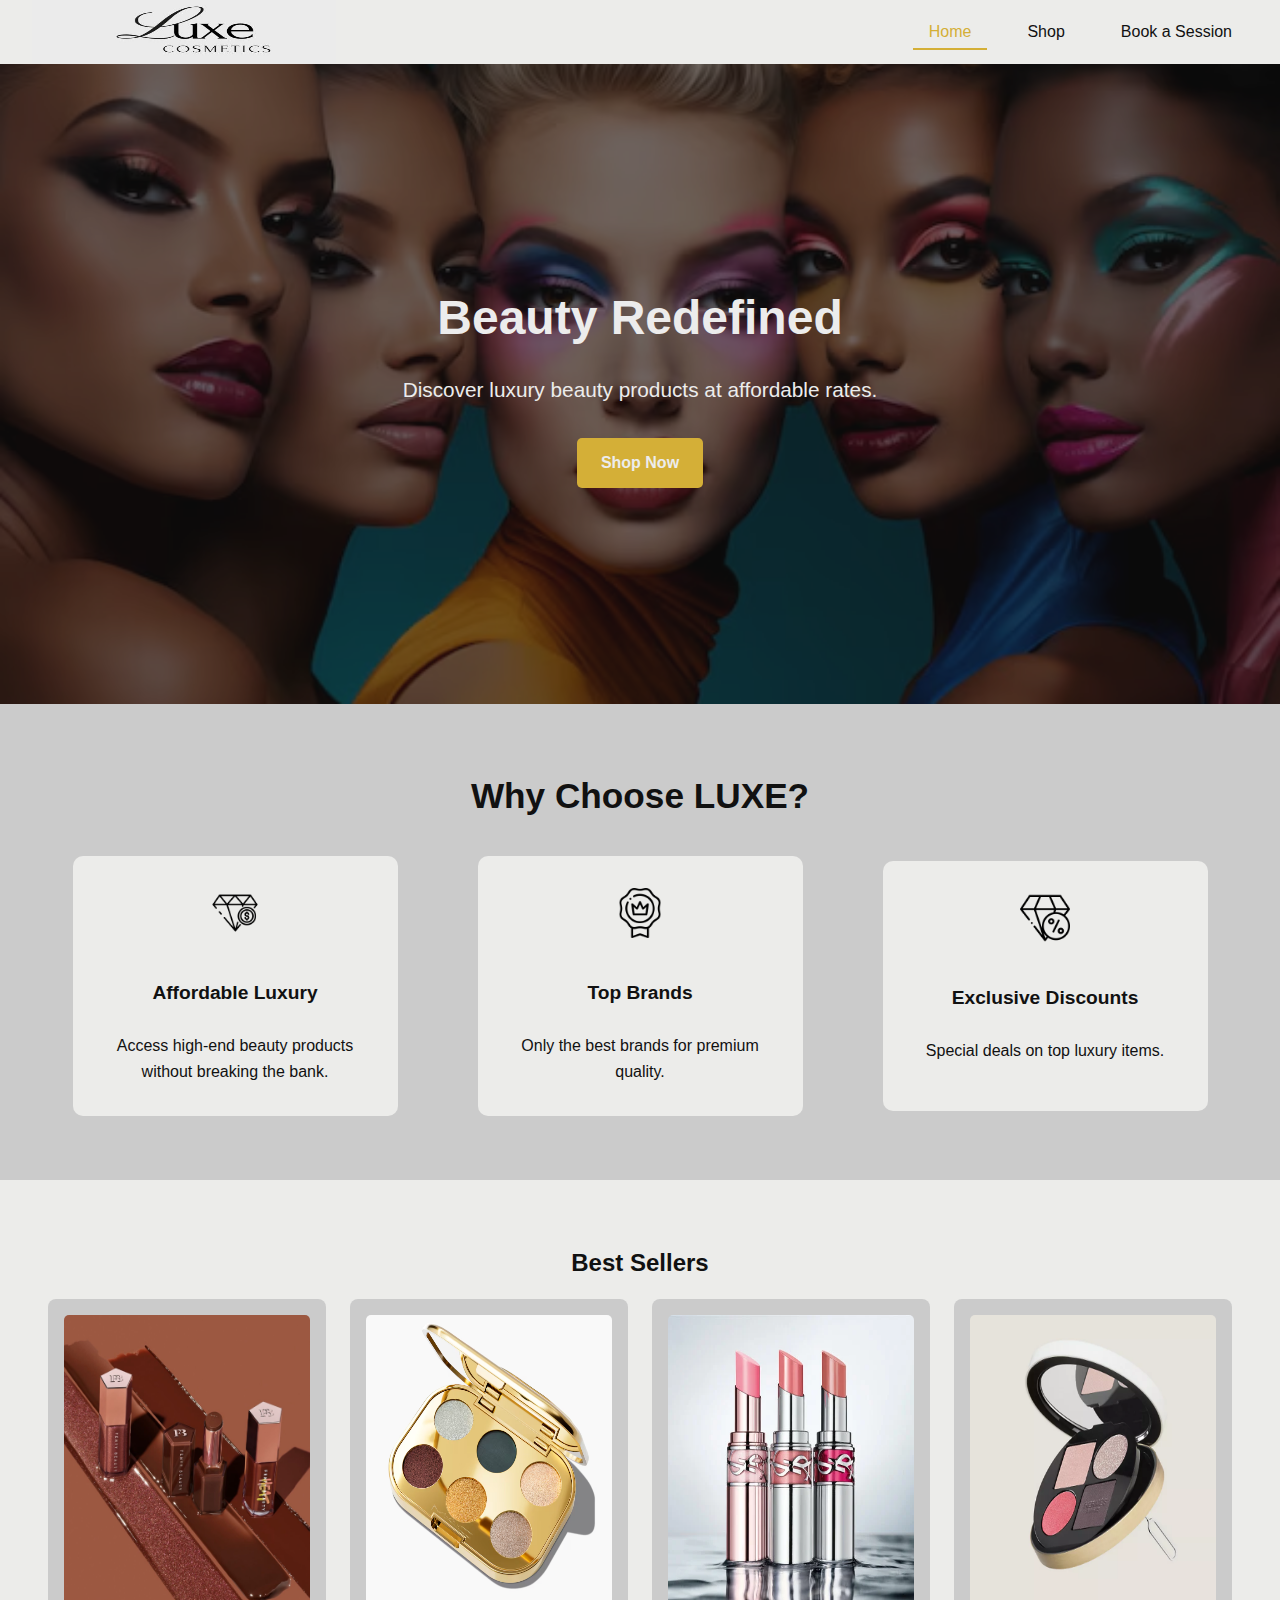
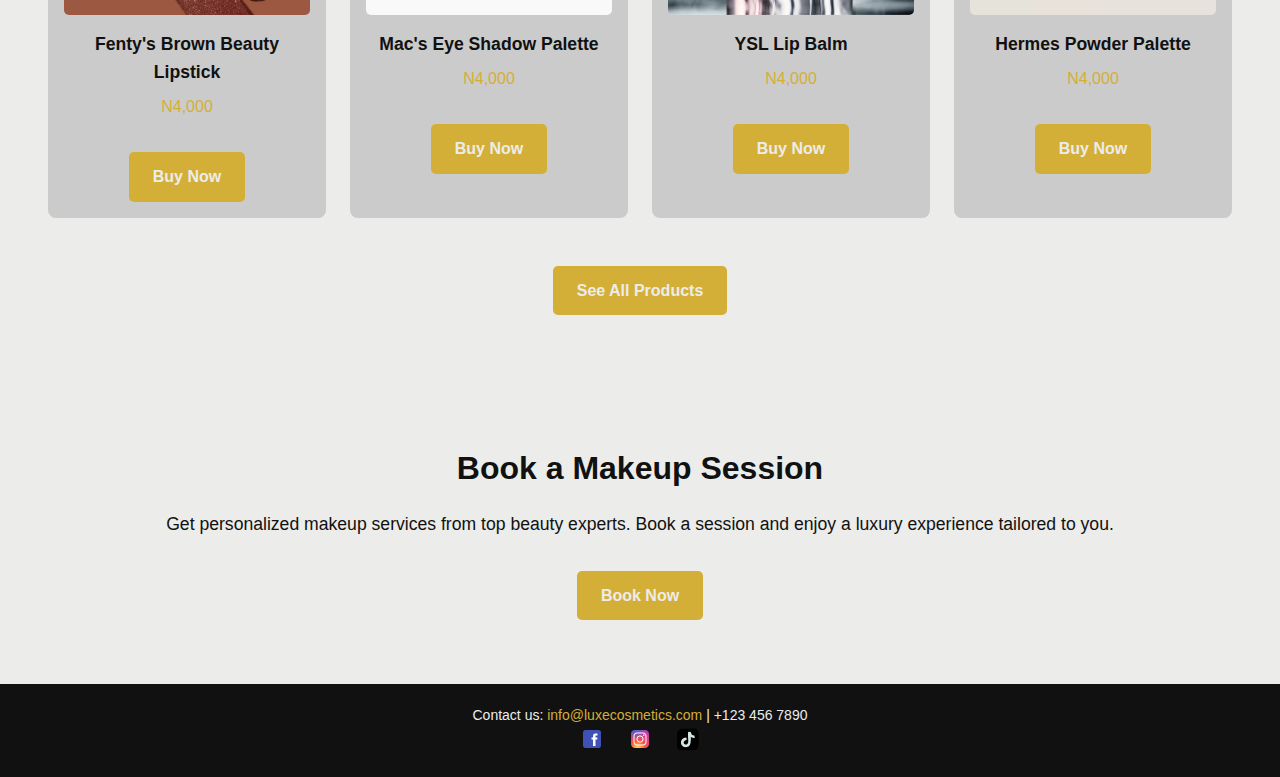
<file: index.html>
<!DOCTYPE html>
<html lang="en">
<head>
    <meta charset="UTF-8">
    <meta name="viewport" content="width=device-width, initial-scale=1.0">
    <title>LUXE - Luxury Cosmetics</title>
    <link rel="icon" href= "./ASSETS/luxe_logo2.jpg"type="image/x-icon"/>
    <link rel="stylesheet" href="./STYLES/styles.css">
</head>
<body>

    <!-- Navigation -->
    <header>
        <nav>
            <img src="./ASSETS/luxe_logo1.jpg" alt="LUXE">
            <ul>
                <li><a href="./index.html" class="active">Home</a></li>
                <li><a href="./PAGES/shop.html#fenty">Shop</a></li>
                <li><a href="./PAGES/book_session.html">Book a Session</a></li>
            </ul>
        </nav>
    </header>

    <!-- Hero Section -->
    <section class="hero">
        <div class="hero-content">
            <h1>Beauty Redefined</h1>
            <p>Discover luxury beauty products at affordable rates.</p>
            <a href="./PAGES/shop.html#fenty" class="button">Shop Now</a>
        </div>
    </section>

    <!-- Features Section -->
    <section class="features">
        <h2>Why Choose LUXE?</h2>
        <div class="feature-items">
            <div class="feature">
                <img src="./ASSETS/crystal_12762512.png" alt="Affordable Luxury" width="50px" height="auto">
                <h3>Affordable Luxury</h3>
                <p>Access high-end beauty products without breaking the bank.</p>
            </div>
            <div class="feature">
                <img src="./ASSETS/top-brand_7251172.png" alt="Top Brands" width="50px" height="auto">
                <h3>Top Brands</h3>
                <p>Only the best brands for premium quality.</p>
            </div>
            <div class="feature">
                <img src="./ASSETS/diamond_3706654.png" alt="Exclusive Discounts" width="50px" height="auto">
                <h3>Exclusive Discounts</h3>
                <p>Special deals on top luxury items.</p>
            </div>
        </div>
    </section>

    <!-- Best Sellers Section -->
    <section class="best-sellers">
        <h2>Best Sellers</h2>
        <div class="product-grid">
            <div class="product">
                <img src="./ASSETS/fenty2.jpg" alt="Product 1" class="product-img">
                <h3>Fenty's Brown Beauty Lipstick</h3>
                <p>N4,000</p>
                <a href="./PAGES/checkout.html" class="button">Buy Now</a>
            </div>
            <div class="product">
                <img src="./ASSETS/mac2.png" alt="Product 2" class="product-img">
                <h3>Mac's Eye Shadow Palette</h3>
                <p>N4,000</p>
                <a href="./PAGES/checkout.html" class="button">Buy Now</a>
            </div>
            <div class="product">
                <img src="./ASSETS/YSL1.webp" alt="Product 3" class="product-img">
                <h3>YSL Lip Balm</h3>
                <p>N4,000</p>
                <a href="./PAGES/checkout.html" class="button">Buy Now</a>
            </div>
            <div class="product">
                <img src="./ASSETS/Hermes4.webp" alt="Product 4" class="product-img">
                <h3>Hermes Powder Palette</h3>
                <p>N4,000</p>
                <a href="./PAGES/checkout.html" class="button">Buy Now</a>
            </div>
        </div>
        <a href="./PAGES/shop.html" class="button">See All Products</a>
    </section>

    <!-- Book a Session Section -->
    <section class="book-session">
        <h2>Book a Makeup Session</h2>
        <p>Get personalized makeup services from top beauty experts. Book a session and enjoy a luxury experience tailored to you.</p>
        <a href="./PAGES/book_session.html" class="button">Book Now</a>
    </section>

    <!-- Footer -->
    <footer class="footer">
        <p>Contact us: <a href="mailto:info@luxecosmetics.com">info@luxecosmetics.com</a> | +123 456 7890</p>
        <div class="social-icons">
            <a href="#" title="Facebook"><img class="icon" src="./ASSETS/icons8-facebook-48.png" alt="Facebook"></a>
            <a href="#" title="Instagram"><img src="./ASSETS/icons8-instagram-48.png" alt="Instagram"></a>
            <a href="#" title="Tiktok"><img src="./ASSETS/icons8-tiktok-48.png" alt="Tiktok"></a>
        </div>
    </footer>

</body>
</html>
</file>
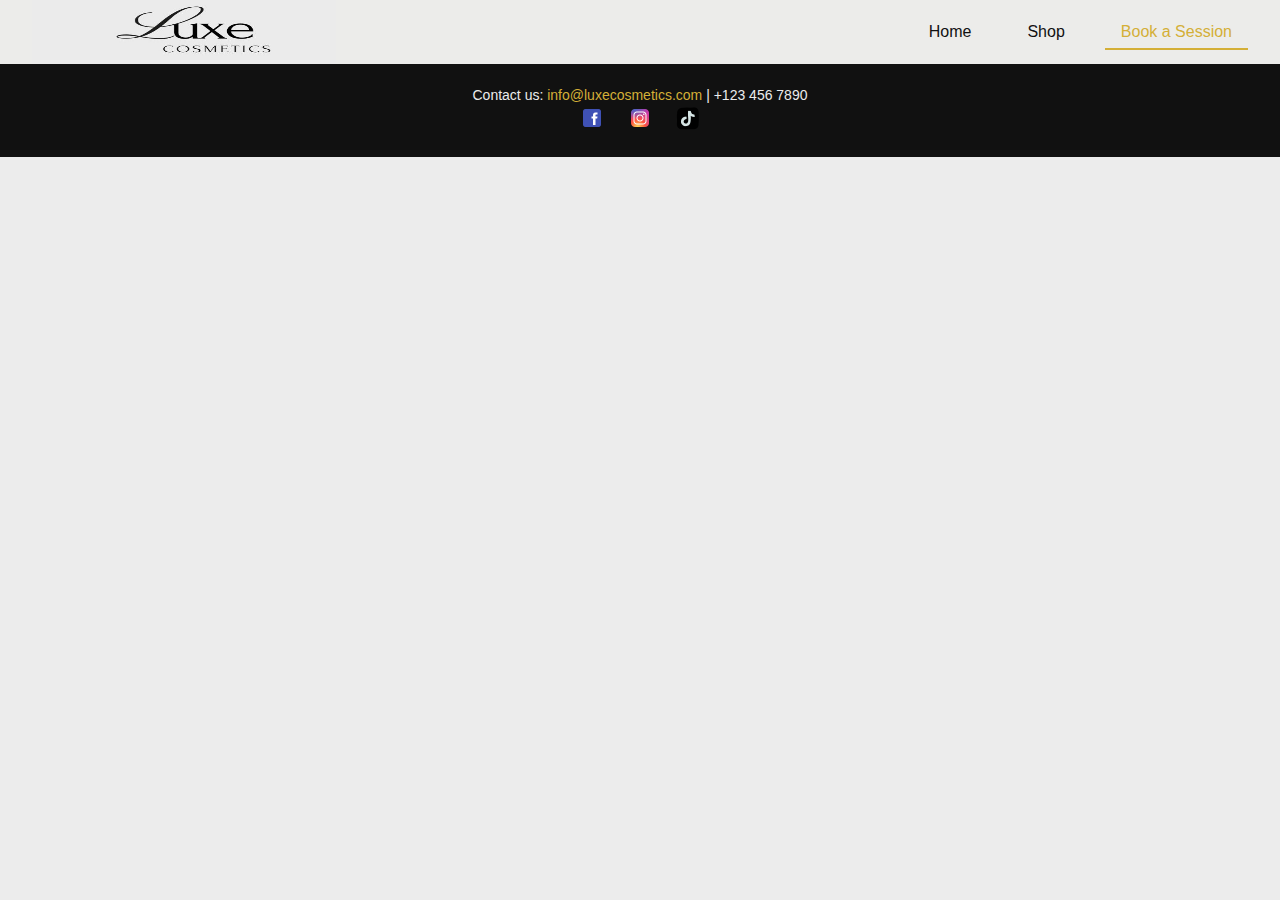
<file: book_session.html>
<!DOCTYPE html>
<html lang="en">
<head>
    <meta charset="UTF-8">
    <meta name="viewport" content="width=device-width, initial-scale=1.0">
    <title>LUXE - Luxury Cosmetics</title>
    <link rel="stylesheet" href="../STYLES/styles.css">
</head>
<body>
    <header>
        <nav>
            <img src="../ASSETS/luxe_logo1.jpg" alt="LUXE">
            <ul>
                <li><a href="home.html">Home</a></li>
                <li><a href="shop.html">Shop</a></li>
                <li><a href="book_session.html" class="active">Book a Session</a></li>
            </ul>
        </nav>
    </header>

    <!-- Footer -->
    <footer class="footer">
        <p>Contact us: <a href="mailto:info@luxecosmetics.com">info@luxecosmetics.com</a> | +123 456 7890</p>
        <div class="social-icons">
            <a href="#" title="Facebook"><img class="icon" src="../ASSETS/icons8-facebook-48.png" alt="Facebook"></a>
            <a href="#" title="Instagram"><img src="../ASSETS/icons8-instagram-48.png" alt="Instagram"></a>
            <a href="#" title="Tiktok"><img src="../ASSETS/icons8-tiktok-48.png" alt="Tiktok"></a>
        </div>
    </footer>
</body> 
</html>
</file>
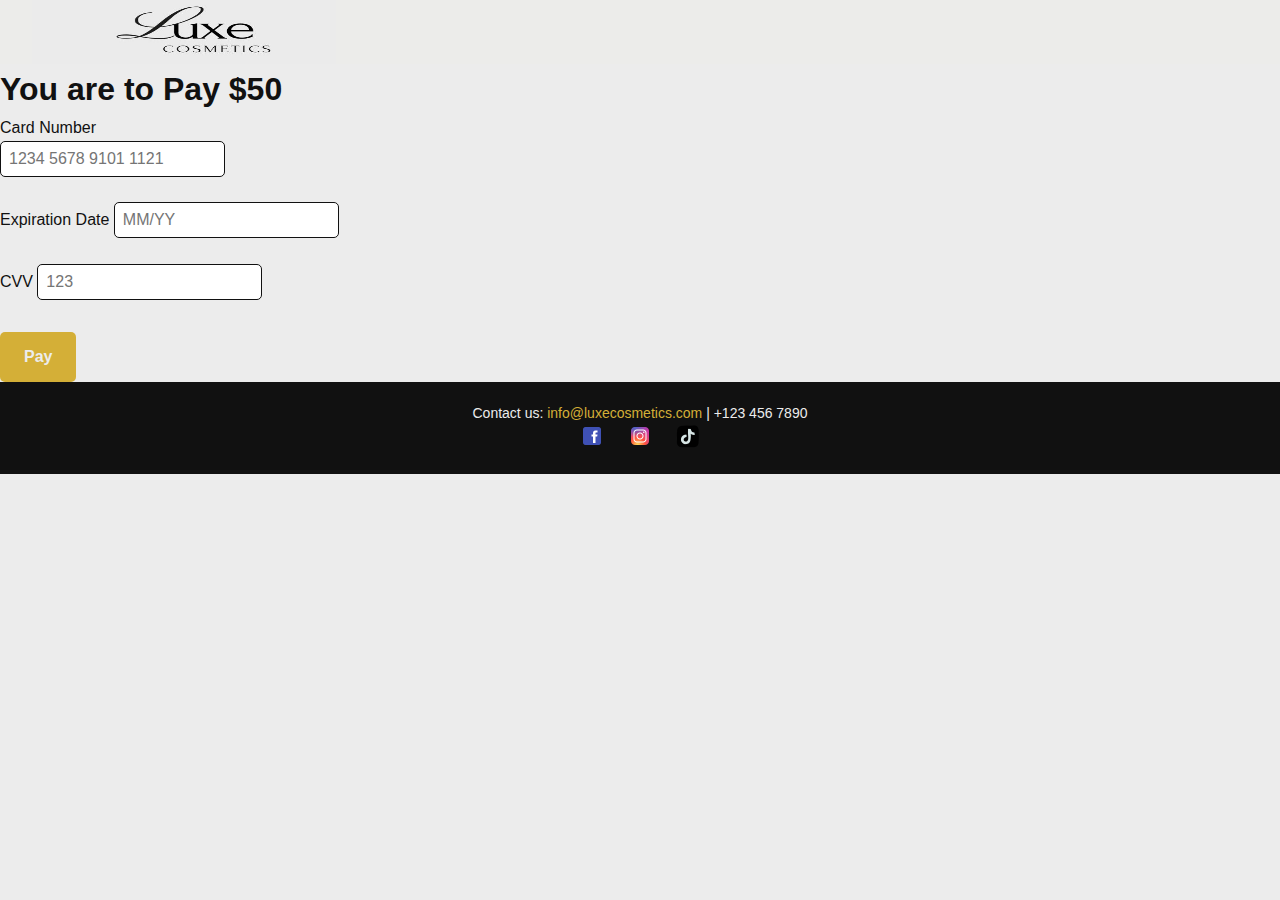
<file: checkout.html>
<!DOCTYPE html>
<html lang="en">
<head>
    <meta charset="UTF-8">
    <meta name="viewport" content="width=device-width, initial-scale=1.0">
    <title>LUXE - Luxury Cosmetics</title>
    <link rel="stylesheet" href="../STYLES/styles.css">
</head>
<body>

    <!-- Navigation -->
    <header>
        <nav>
            <img src="../ASSETS/luxe_logo1.jpg" alt="LUXE">
        </nav>
    </header>
    <body>
        <div>
        <h1>You are to Pay $50</h1>
        <form>
            <label>Card Number</label><br>
            <input type="text" name="card_number" placeholder="1234 5678 9101 1121"><br><br>
            <label>Expiration Date</label>
            <input type="text" name="expiration_date" placeholder="MM/YY"><br><br>
            <label>CVV</label>
            <input type="text" name="cvv" placeholder="123"><br>
            <a href="checkout_confirmation.html" class="button">Pay</a>
        </form>
        </div>
    </body>

    <!-- Footer -->
    <footer class="footer">
        <p>Contact us: <a href="mailto:info@luxecosmetics.com">info@luxecosmetics.com</a> | +123 456 7890</p>
        <div class="social-icons">
            <a href="#" title="Facebook"><img class="icon" src="../ASSETS/icons8-facebook-48.png" alt="Facebook"></a>
            <a href="#" title="Instagram"><img src="../ASSETS/icons8-instagram-48.png" alt="Instagram"></a>
            <a href="#" title="Tiktok"><img src="../ASSETS/icons8-tiktok-48.png" alt="Tiktok"></a>
        </div>
    </footer>

</body>
</html>
</file>
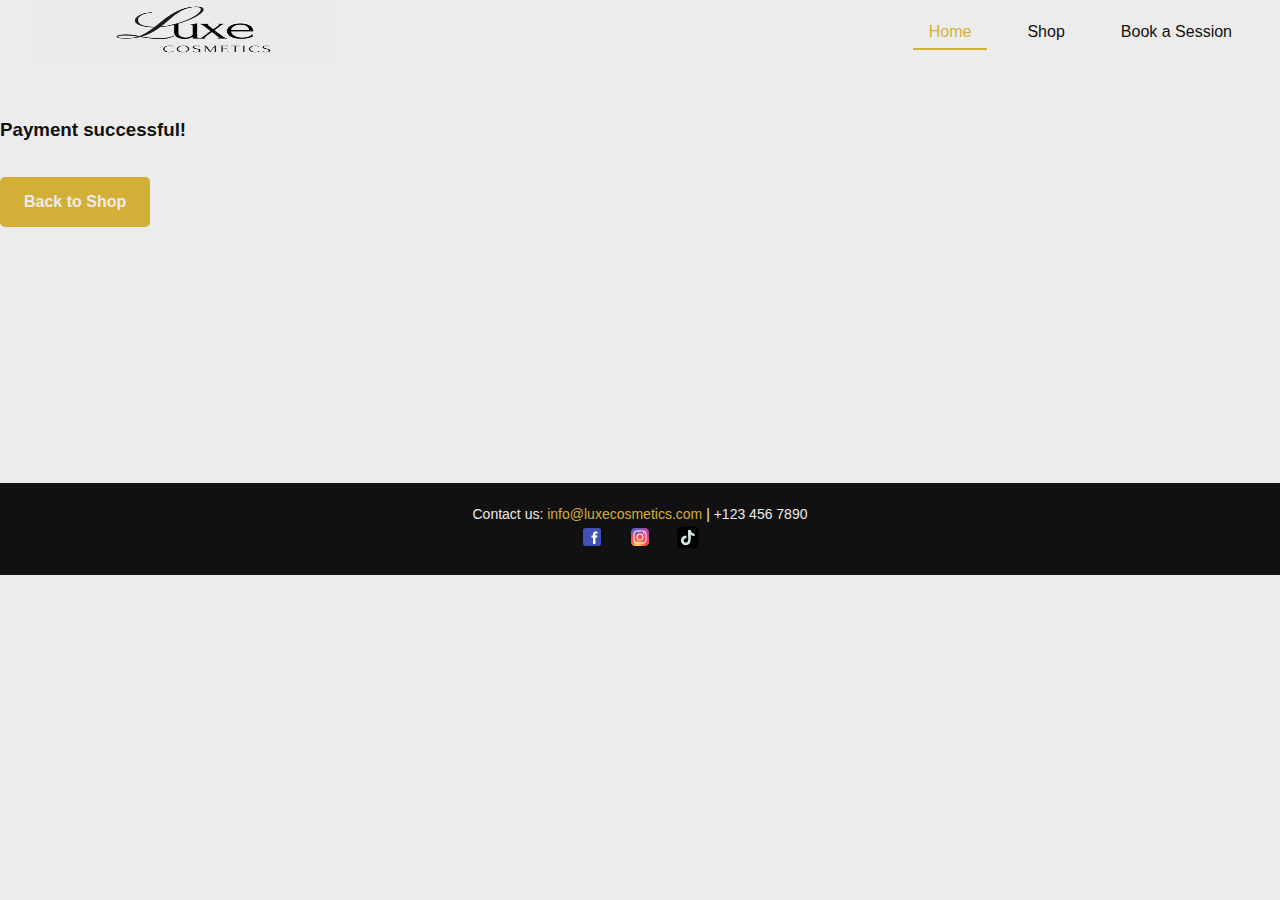
<file: checkout_confirmation.html>
<!DOCTYPE html>
<html lang="en">
<head>
    <meta charset="UTF-8">
    <meta name="viewport" content="width=device-width, initial-scale=1.0">
    <title>LUXE - Luxury Cosmetics</title>
    <link rel="stylesheet" href="../STYLES/styles.css">
</head>
<body>
    <!-- Navigation -->
    <header>
        <nav>
            <img src="../ASSETS/luxe_logo1.jpg" alt="LUXE">
            <ul>
                <li><a href="home.html" class="active">Home</a></li>
                <li><a href="shop.html">Shop</a></li>
                <li><a href="book_session.html">Book a Session</a></li>
            </ul>
        </nav>
    </header>
    <br>
    <br>
    <h3>Payment successful!</h3>
    <a href="shop.html" class="button" id="pay">Back to Shop</a>
    <br>
    <br>
    <br>
    <br>
    <br>
    <br>
    <br>
    <br>
    <br>
    <br>
    <br>
    
    <!-- Footer -->
    <footer class="footer">
        <p>Contact us: <a href="mailto:info@luxecosmetics.com">info@luxecosmetics.com</a> | +123 456 7890</p>
        <div class="social-icons">
            <a href="#" title="Facebook"><img class="icon" src="../ASSETS/icons8-facebook-48.png" alt="Facebook"></a>
            <a href="#" title="Instagram"><img src="../ASSETS/icons8-instagram-48.png" alt="Instagram"></a>
            <a href="#" title="Tiktok"><img src="../ASSETS/icons8-tiktok-48.png" alt="Tiktok"></a>
        </div>
    </footer>

</body>
</html>
</file>
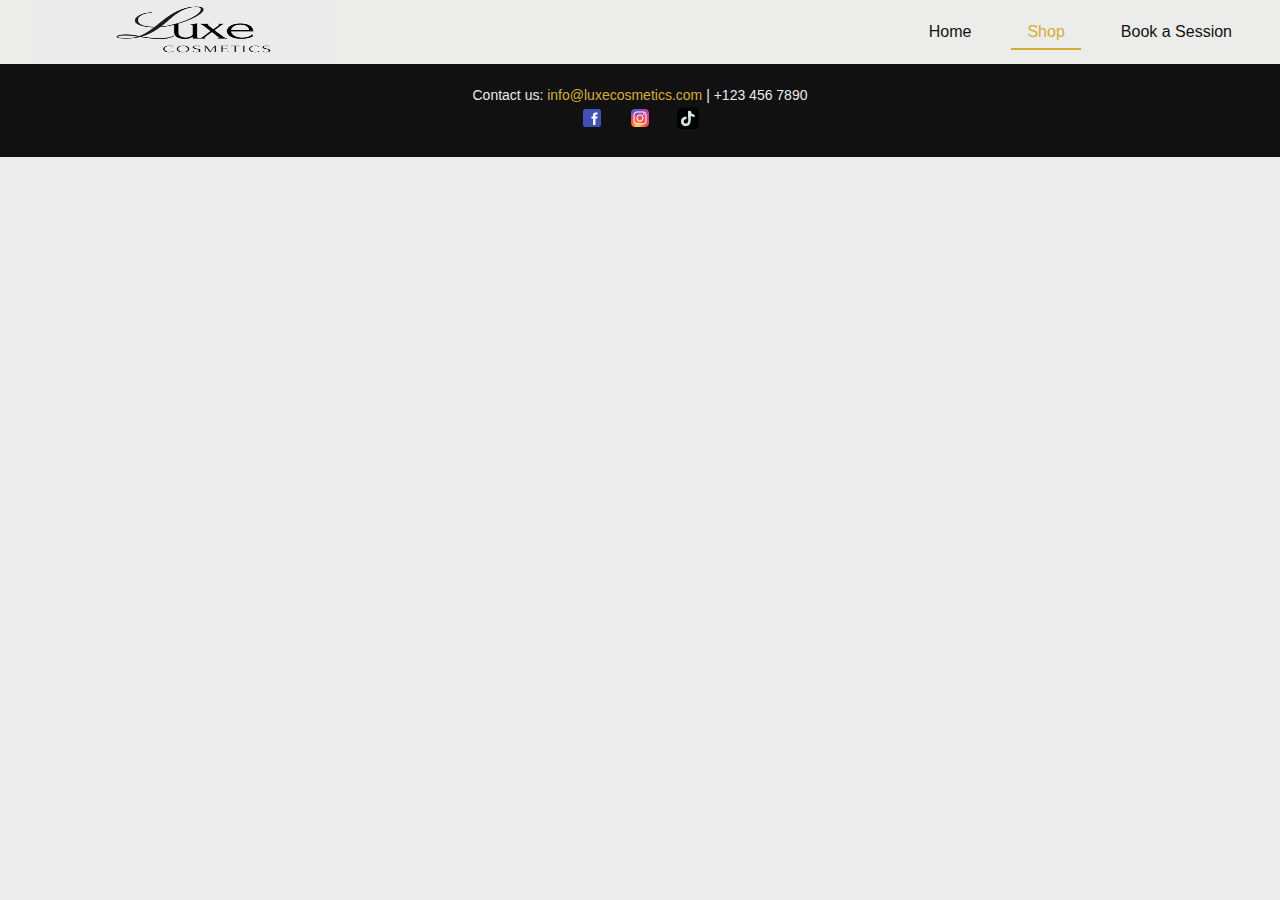
<file: shop.html>
<!DOCTYPE html>
<html lang="en">
<head>
    <meta charset="UTF-8">
    <meta name="viewport" content="width=device-width, initial-scale=1.0">
    <title>LUXE - Luxury Cosmetics</title>
    <link rel="stylesheet" href="../STYLES/styles.css">
</head>
<body>
    <header>
        <nav>
            <img src="../ASSETS/luxe_logo1.jpg" alt="LUXE">
            <ul>
                <li><a href="home.html">Home</a></li>
                <li><a href="shop.html" class="active">Shop</a></li>
                <li><a href="book_session.html">Book a Session</a></li>
            </ul>
        </nav>
    </header>

    <!-- Footer -->
    <footer class="footer">
        <p>Contact us: <a href="mailto:info@luxecosmetics.com">info@luxecosmetics.com</a> | +123 456 7890</p>
        <div class="social-icons">
            <a href="#" title="Facebook"><img class="icon" src="../ASSETS/icons8-facebook-48.png" alt="Facebook"></a>
            <a href="#" title="Instagram"><img src="../ASSETS/icons8-instagram-48.png" alt="Instagram"></a>
            <a href="#" title="Tiktok"><img src="../ASSETS/icons8-tiktok-48.png" alt="Tiktok"></a>
        </div>
    </footer>
 
</body>
</html>
</file>
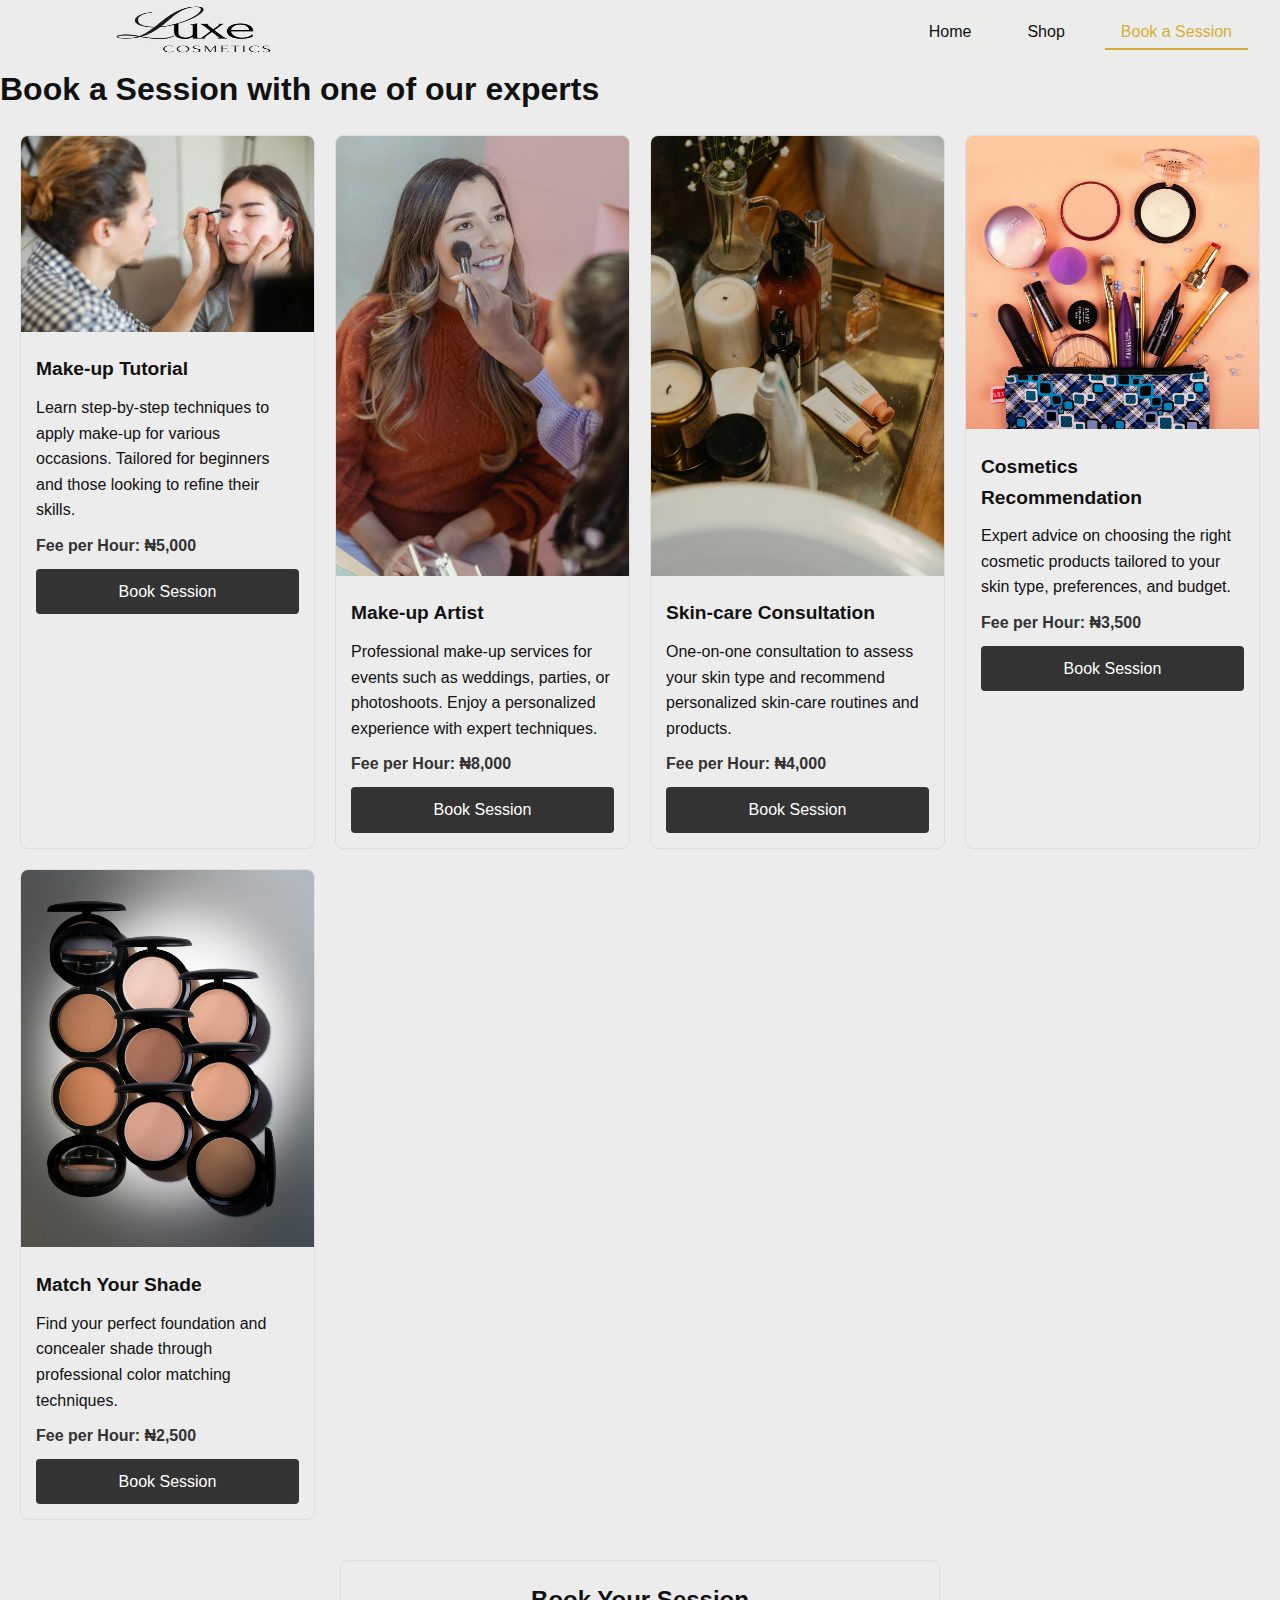
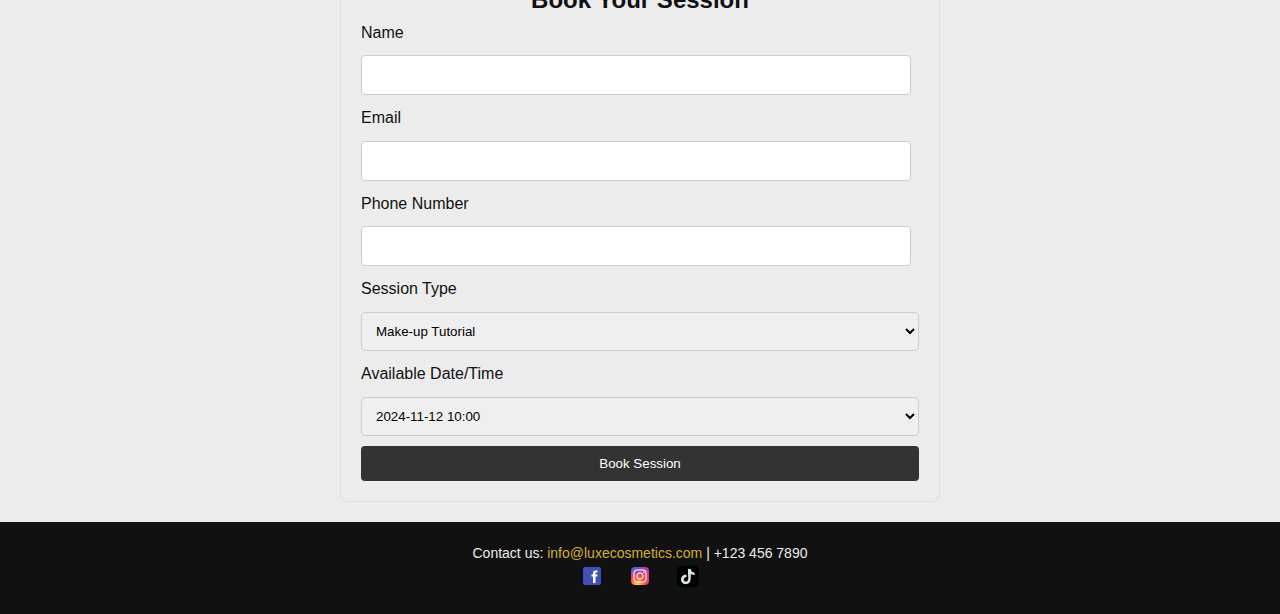
<file: PAGES/book_session.html>
<!DOCTYPE html>
<html lang="en">
<head>
    <meta charset="UTF-8">
    <meta name="viewport" content="width=device-width, initial-scale=1.0">
    <title>LUXE - Luxury Cosmetics</title>
    <link rel="icon" href= "../ASSETS/luxe_logo2.jpg"type="image/x-icon"/>
    <link rel="stylesheet" href="../STYLES/styles.css">
    <style>
               /* Additional CSS for session layout and form */
        .session-container {
            display: grid;
            grid-template-columns: repeat(auto-fit, minmax(250px, 1fr));
            gap: 20px;
            padding: 20px;
        }
        .session-box {
            border: 1px solid #ddd;
            border-radius: 8px;
            overflow: hidden;
            transition: transform 0.3s, box-shadow 0.3s;
        }
        .session-box:hover {
            transform: scale(1.05);
            box-shadow: 0px 4px 8px rgba(0, 0, 0, 0.2);
        }
        .session-box img {
            width: 100%;
            height: auto;
        }
        .session-box-content {
            padding: 15px;
        }
        .session-box h3 {
            font-size: 1.2em;
            margin: 0;
        }
        .session-box p {
            margin: 10px 0;
        }
        .session-box .fee {
            font-weight: bold;
            color: #333;
        }
        .session-box .book-button {
            display: block;
            text-align: center;
            margin-top: 10px;
            padding: 10px;
            background-color: #333;
            color: #fff;
            text-decoration: none;
            border-radius: 4px;
        }
        .form-section {
            padding: 20px;
            max-width: 600px;
            margin: 20px auto;
            border: 1px solid #ddd;
            border-radius: 8px;
        }
        .form-section h2 {
            text-align: center;
        }
        .form-section form {
            display: flex;
            flex-direction: column;
            gap: 10px;
        }
        .form-section input, .form-section select {
            padding: 10px;
            border: 1px solid #ccc;
            border-radius: 4px;
        }
        .form-section button {
            padding: 10px;
            background-color: #333;
            color: #fff;
            border: none;
            border-radius: 4px;
            cursor: pointer;
        }
    </style>
</head>
<body>
    <header>
        <nav>
            <img src="../ASSETS/luxe_logo1.jpg" alt="LUXE">
            <ul>
                <li><a href="home.html">Home</a></li>
                <li><a href="shop.html">Shop</a></li>
                <li><a href="book_session.html" class="active">Book a Session</a></li>
            </ul>
        </nav>
    </header>

     <!-- Book a Session Section -->
    <main>
        <h1>Book a Session with one of our experts</h1>
        <div class="session-container">
            <!-- Make-up Tutorial -->
            <div class="session-box">
                <img src="../ASSETS/makeup tutorial .jpg" alt="Make-up Tutorial">
                <div class="session-box-content">
                    <h3>Make-up Tutorial</h3>
                    <p>Learn step-by-step techniques to apply make-up for various occasions. Tailored for beginners and those looking to refine their skills.</p>
                    <p class="fee">Fee per Hour: ₦5,000</p>
                    <a href="#book-form" class="book-button">Book Session</a>
                </div>
            </div>
            <!-- Make-up Artist -->
            <div class="session-box">
                <img src="../ASSETS/Makeup artist.jpg" alt="Make-up Artist">
                <div class="session-box-content">
                    <h3>Make-up Artist</h3>
                    <p>Professional make-up services for events such as weddings, parties, or photoshoots. Enjoy a personalized experience with expert techniques.</p>
                    <p class="fee">Fee per Hour: ₦8,000</p>
                    <a href="#book-form" class="book-button">Book Session</a>
                </div>
            </div>
            <!-- Skin-care Consultation -->
            <div class="session-box">
                <img src="../ASSETS/skin care.jpg" alt="Skin-care Consultation">
                <div class="session-box-content">
                    <h3>Skin-care Consultation</h3>
                    <p>One-on-one consultation to assess your skin type and recommend personalized skin-care routines and products.</p>
                    <p class="fee">Fee per Hour: ₦4,000</p>
                    <a href="#book-form" class="book-button">Book Session</a>
                </div>
            </div>
            <!-- Cosmetics Recommendation -->
            <div class="session-box">
                <img src="../ASSETS/Cosmetics.jpg" alt="Cosmetics Recommendation">
                <div class="session-box-content">
                    <h3>Cosmetics Recommendation</h3>
                    <p>Expert advice on choosing the right cosmetic products tailored to your skin type, preferences, and budget.</p>
                    <p class="fee">Fee per Hour: ₦3,500</p>
                    <a href="#book-form" class="book-button">Book Session</a>
                </div>
            </div>
            <!-- Match Your Shade -->
            <div class="session-box">
                <img src="../ASSETS/foundation shade.jpg" alt="Match Your Shade">
                <div class="session-box-content">
                    <h3>Match Your Shade</h3>
                    <p>Find your perfect foundation and concealer shade through professional color matching techniques.</p>
                    <p class="fee">Fee per Hour: ₦2,500</p>
                    <a href="#book-form" class="book-button">Book Session</a>
                </div>
            </div>
        </div>

        <!-- Form Section -->
        <section id="book-form" class="form-section">
            <h2>Book Your Session</h2>
            <form>
                <label for="name">Name</label>
                <input type="text" id="name" name="name" required>

                <label for="email">Email</label>
                <input type="email" id="email" name="email" required>

                <label for="phone">Phone Number</label>
                <input type="tel" id="phone" name="phone" required>

                <label for="session-type">Session Type</label>
                <select id="session-type" name="session-type" required>
                    <option value="Make-up Tutorial">Make-up Tutorial</option>
                    <option value="Make-up Artist">Make-up Artist</option>
                    <option value="Skin-care Consultation">Skin-care Consultation</option>
                    <option value="Cosmetics Recommendation">Cosmetics Recommendation</option>
                    <option value="Match Your Shade">Match Your Shade</option>
                </select>

                <label for="session-time">Available Date/Time</label>
                <select id="session-time" name="session-time" required>
                    <option value="2024-11-12 10:00">2024-11-12 10:00</option>
                    <option value="2024-11-13 12:00">2024-11-13 12:00</option>
                    <!-- Additional date/time options as needed -->
                </select>

                <button type="submit">Book Session</button>
            </form>
        </section>
    </main>

    <!-- Footer -->
    <footer class="footer">
        <p>Contact us: <a href="mailto:info@luxecosmetics.com">info@luxecosmetics.com</a> | +123 456 7890</p>
        <div class="social-icons">
            <a href="#" title="Facebook"><img class="icon" src="../ASSETS/icons8-facebook-48.png" alt="Facebook"></a>
            <a href="#" title="Instagram"><img src="../ASSETS/icons8-instagram-48.png" alt="Instagram"></a>
            <a href="#" title="Tiktok"><img src="../ASSETS/icons8-tiktok-48.png" alt="Tiktok"></a>
        </div>
    </footer>
</body> 
</html>
</file>
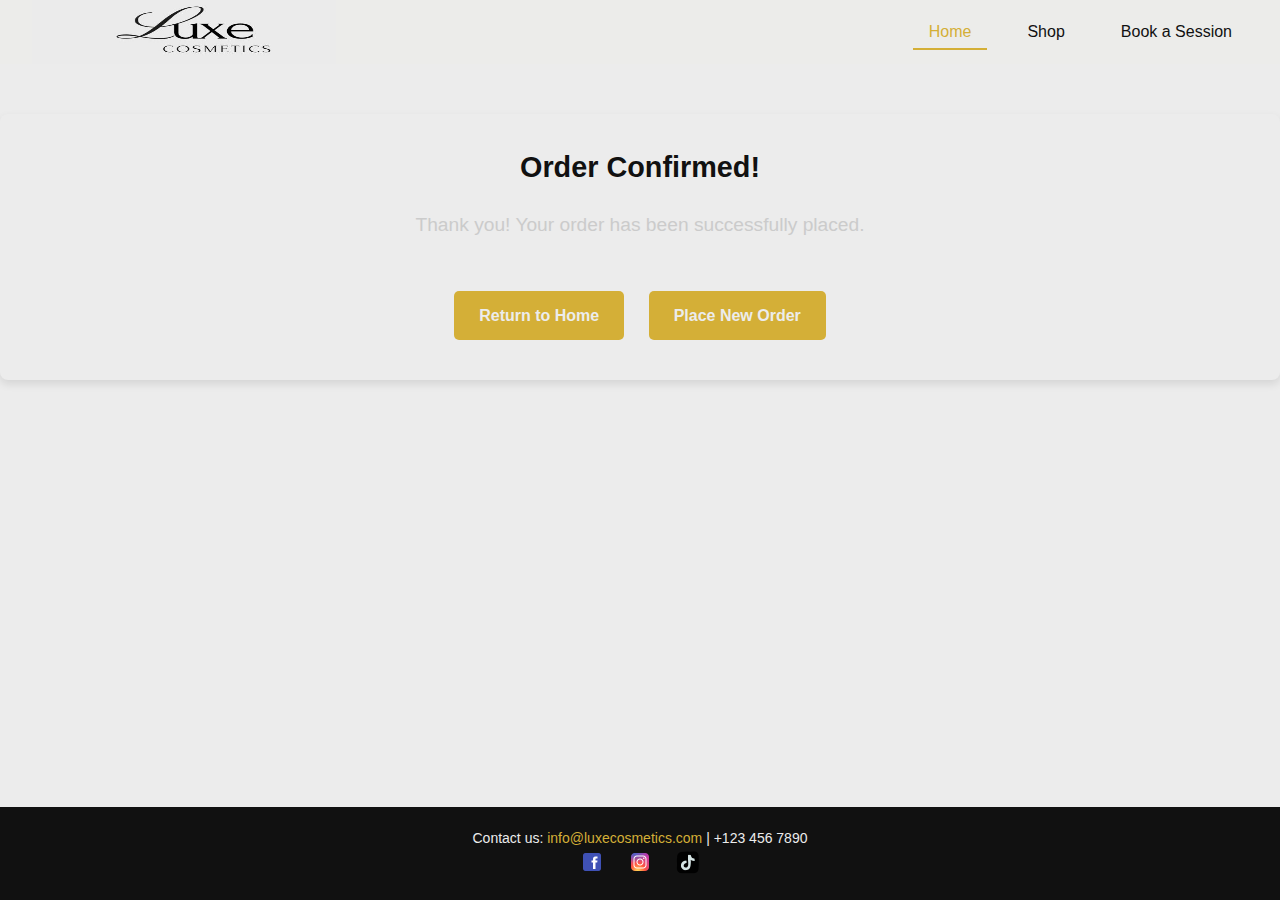
<file: PAGES/checkout_confirmation.html>
<!DOCTYPE html>
<html lang="en">
<head>
    <meta charset="UTF-8">
    <meta name="viewport" content="width=device-width, initial-scale=1.0">
    <title>LUXE - Luxury Cosmetics</title>
    <link rel="icon" href= "../ASSETS/luxe_logo2.jpg"type="image/x-icon"/>
    <link rel="stylesheet" href="../STYLES/styles.css">
</head>
<body>

    <div class="wrapper"> 
        <header>
            <nav>
                <img src="../ASSETS/luxe_logo1.jpg" alt="LUXE">
                <ul>
                    <li><a href="../index.html" class="active">Home</a></li>
                    <li><a href="shop.html#fenty">Shop</a></li>
                    <li><a href="book_session.html">Book a Session</a></li>
                </ul>
            </nav>
        </header>
        <div class="main-content">
            <div class="confirmation-container">
                <h2>Order Confirmed!</h2>
                <p>Thank you! Your order has been successfully placed.</p>
                <div class="confirmation-buttons">
                    <a href="../index.html" class="btn">Return to Home</a>
                    <a href="shop.html#fenty" class="btn">Place New Order</a>
                </div>
            </div>
        </div>
        <!-- Footer -->
        <footer class="footer">
            <p>Contact us: <a href="mailto:info@luxecosmetics.com">info@luxecosmetics.com</a> | +123 456 7890</p>
            <div class="social-icons">
                <a href="#" title="Facebook"><img class="icon" src="../ASSETS/icons8-facebook-48.png" alt="Facebook"></a>
                <a href="#" title="Instagram"><img src="../ASSETS/icons8-instagram-48.png" alt="Instagram"></a>
                <a href="#" title="Tiktok"><img src="../ASSETS/icons8-tiktok-48.png" alt="Tiktok"></a>
            </div>
        </footer>
    </div>
    
</body>
</body>
</html>
</file>
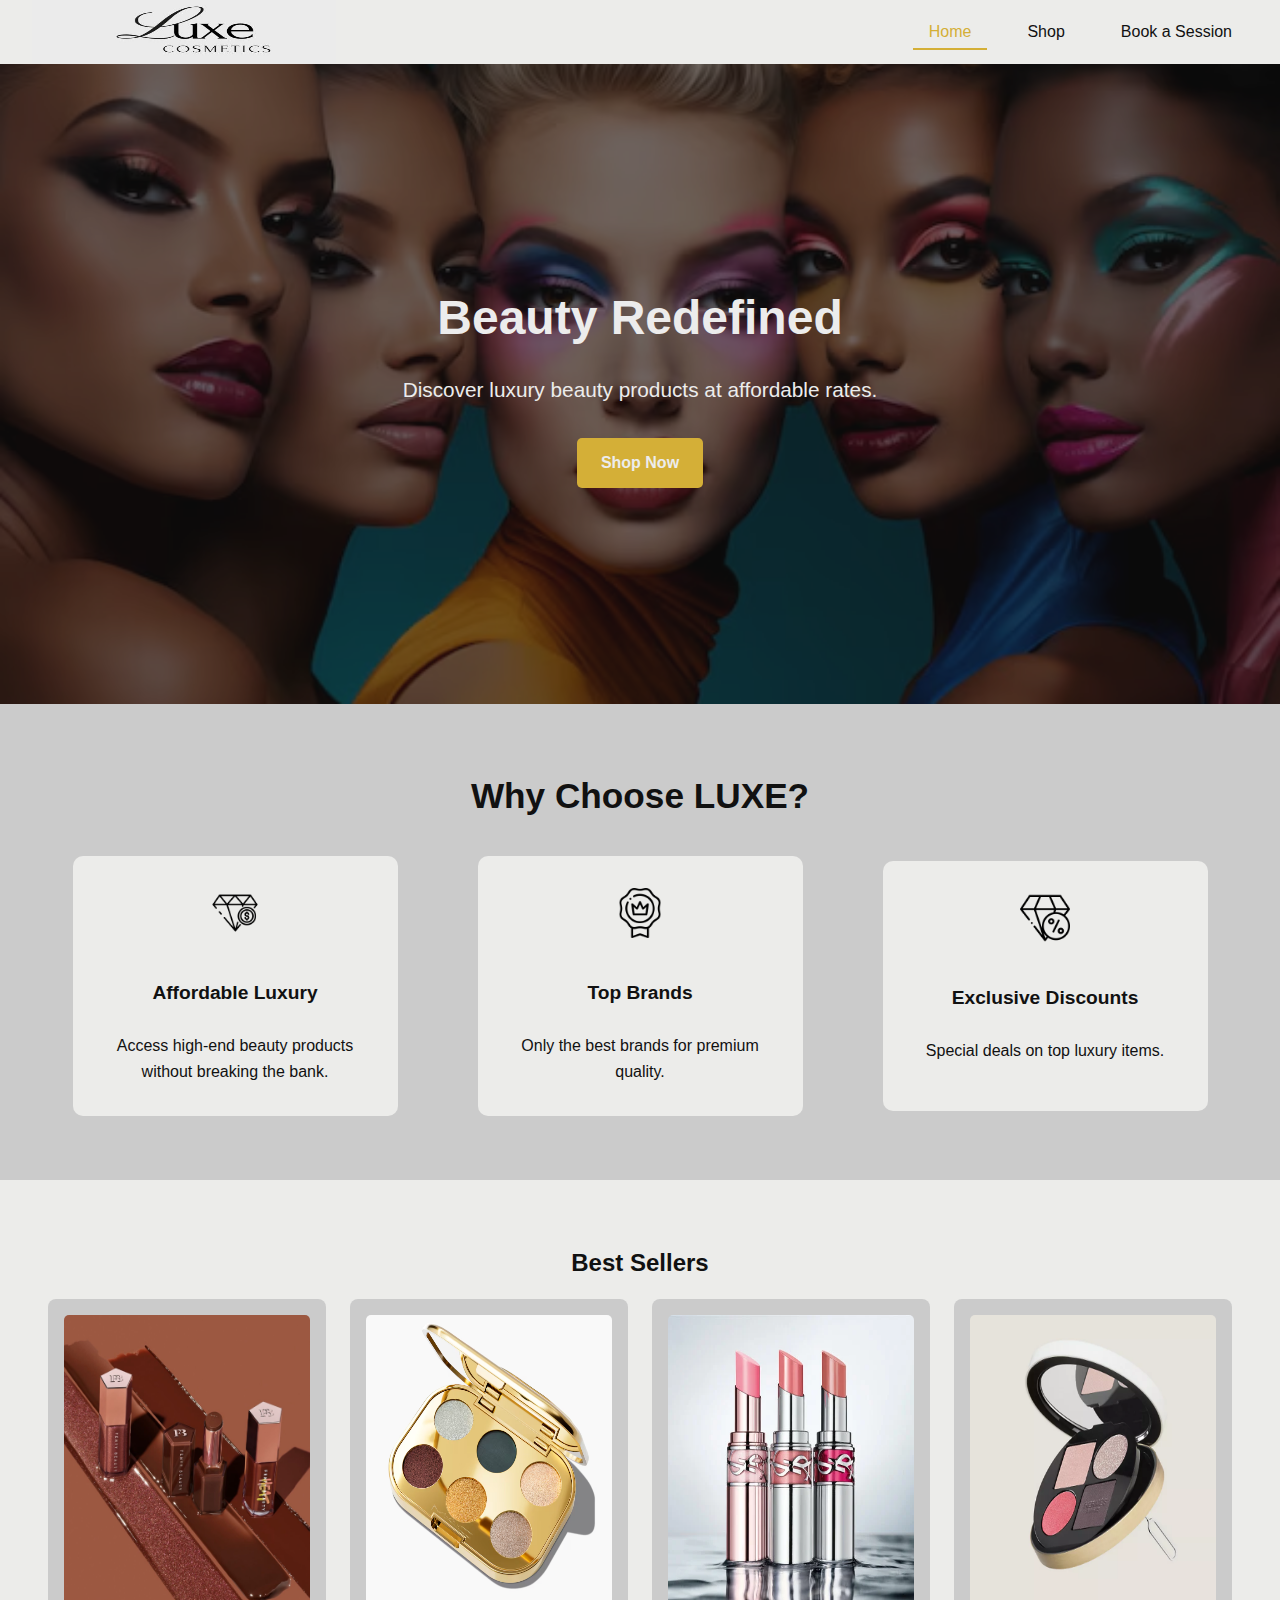
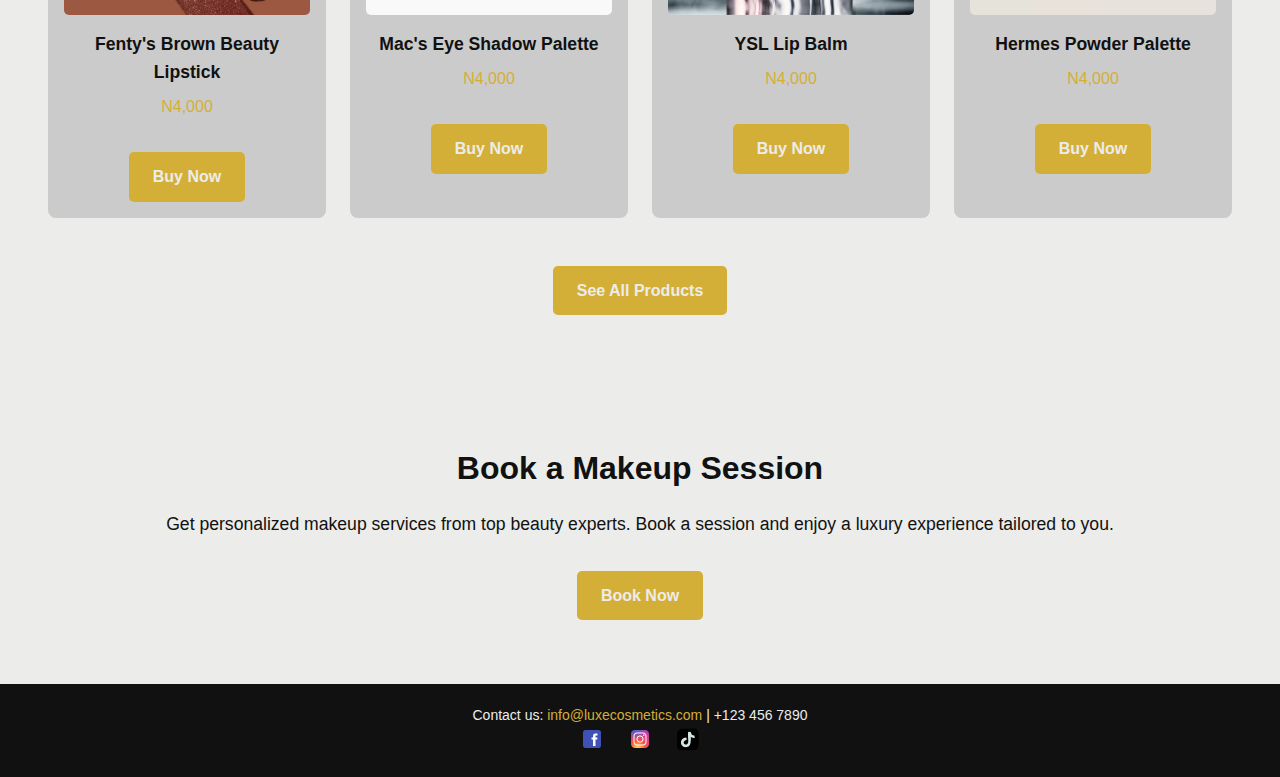
<file: PAGES/home.html>
<!DOCTYPE html>
<html lang="en">
<head>
    <meta charset="UTF-8">
    <meta name="viewport" content="width=device-width, initial-scale=1.0">
    <title>LUXE - Luxury Cosmetics</title>
    <link rel="icon" href= "../ASSETS/luxe_logo2.jpg"type="image/x-icon"/>
    <link rel="stylesheet" href="../STYLES/styles.css">
</head>
<body>

    <!-- Navigation -->
    <header>
        <nav>
            <img src="../ASSETS/luxe_logo1.jpg" alt="LUXE">
            <ul>
                <li><a href="home.html" class="active">Home</a></li>
                <li><a href="shop.html#fenty">Shop</a></li>
                <li><a href="book_session.html">Book a Session</a></li>
            </ul>
        </nav>
    </header>

    <!-- Hero Section -->
    <section class="hero">
        <div class="hero-content">
            <h1>Beauty Redefined</h1>
            <p>Discover luxury beauty products at affordable rates.</p>
            <a href="shop.html#fenty" class="button">Shop Now</a>
        </div>
    </section>

    <!-- Features Section -->
    <section class="features">
        <h2>Why Choose LUXE?</h2>
        <div class="feature-items">
            <div class="feature">
                <img src="../ASSETS/crystal_12762512.png" alt="Affordable Luxury" width="50px" height="auto">
                <h3>Affordable Luxury</h3>
                <p>Access high-end beauty products without breaking the bank.</p>
            </div>
            <div class="feature">
                <img src="../ASSETS/top-brand_7251172.png" alt="Top Brands" width="50px" height="auto">
                <h3>Top Brands</h3>
                <p>Only the best brands for premium quality.</p>
            </div>
            <div class="feature">
                <img src="../ASSETS/diamond_3706654.png" alt="Exclusive Discounts" width="50px" height="auto">
                <h3>Exclusive Discounts</h3>
                <p>Special deals on top luxury items.</p>
            </div>
        </div>
    </section>

    <!-- Best Sellers Section -->
    <section class="best-sellers">
        <h2>Best Sellers</h2>
        <div class="product-grid">
            <div class="product">
                <img src="../ASSETS/fenty2.jpg" alt="Product 1" class="product-img">
                <h3>Fenty's Brown Beauty Lipstick</h3>
                <p>N4,000</p>
                <a href="checkout.html" class="button">Buy Now</a>
            </div>
            <div class="product">
                <img src="../ASSETS/mac2.png" alt="Product 2" class="product-img">
                <h3>Mac's Eye Shadow Palette</h3>
                <p>N4,000</p>
                <a href="checkout.html" class="button">Buy Now</a>
            </div>
            <div class="product">
                <img src="../ASSETS/YSL1.webp" alt="Product 3" class="product-img">
                <h3>YSL Lip Balm</h3>
                <p>N4,000</p>
                <a href="checkout.html" class="button">Buy Now</a>
            </div>
            <div class="product">
                <img src="../ASSETS/Hermes4.webp" alt="Product 4" class="product-img">
                <h3>Hermes Powder Palette</h3>
                <p>N4,000</p>
                <a href="checkout.html" class="button">Buy Now</a>
            </div>
        </div>
        <a href="shop.html#fenty" class="button">See All Products</a>
    </section>

    <!-- Book a Session Section -->
    <section class="book-session">
        <h2>Book a Makeup Session</h2>
        <p>Get personalized makeup services from top beauty experts. Book a session and enjoy a luxury experience tailored to you.</p>
        <a href="book_session.html" class="button">Book Now</a>
    </section>

    <!-- Footer -->
    <footer class="footer">
        <p>Contact us: <a href="mailto:info@luxecosmetics.com">info@luxecosmetics.com</a> | +123 456 7890</p>
        <div class="social-icons">
            <a href="#" title="Facebook"><img class="icon" src="../ASSETS/icons8-facebook-48.png" alt="Facebook"></a>
            <a href="#" title="Instagram"><img src="../ASSETS/icons8-instagram-48.png" alt="Instagram"></a>
            <a href="#" title="Tiktok"><img src="../ASSETS/icons8-tiktok-48.png" alt="Tiktok"></a>
        </div>
    </footer>

</body>
</html>
</file>
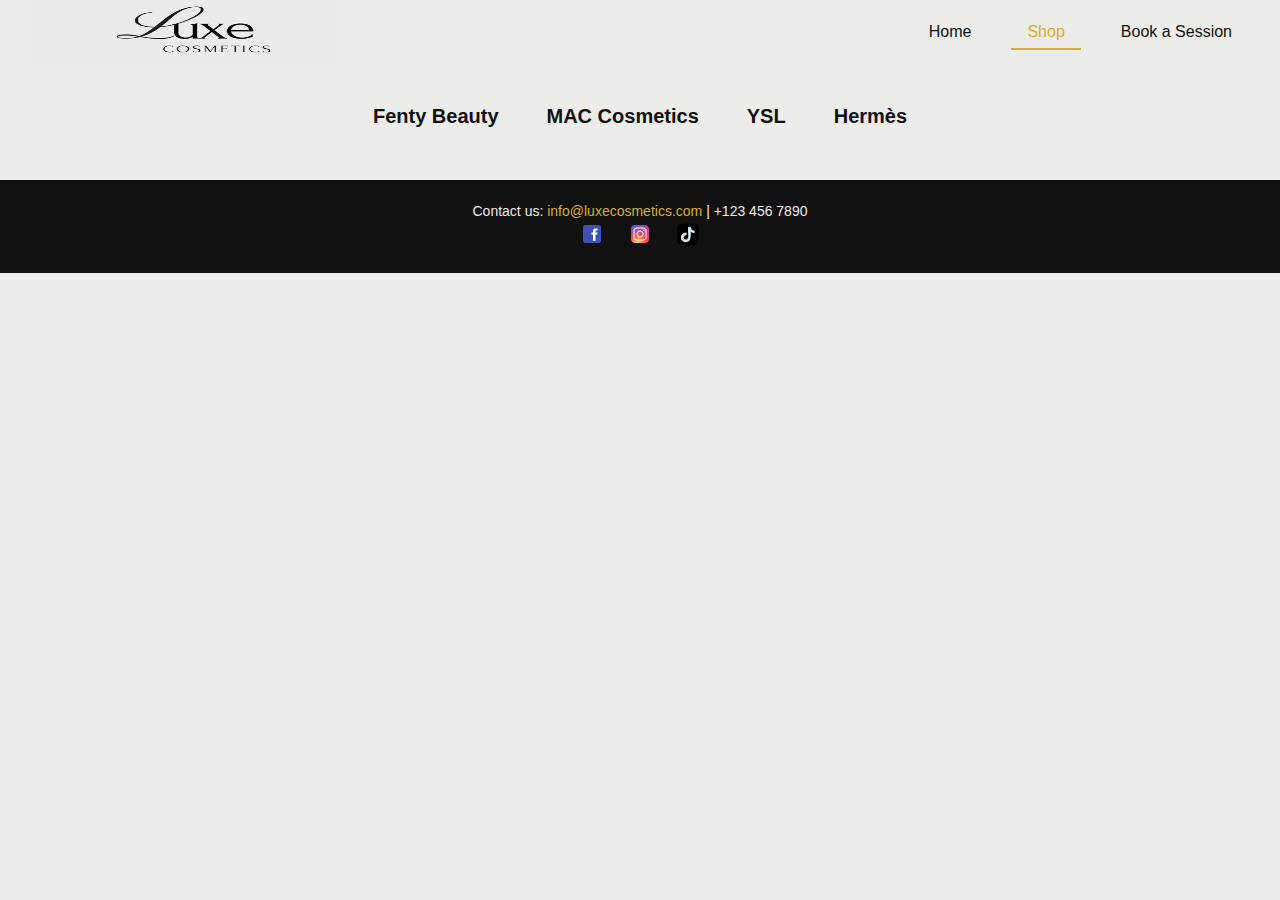
<file: PAGES/shop.html>
<!DOCTYPE html>
<html lang="en">

<head>
    <meta charset="UTF-8">
    <meta name="viewport" content="width=device-width, initial-scale=1.0">
    <title>LUXE - Luxury Cosmetics</title>
    <link rel="icon" href="../ASSETS/luxe_logo2.jpg" type="image/x-icon" />
    <link rel="stylesheet" href="../STYLES/styles.css">
    <title>Shop - Luxurious Cosmetics</title>
    <link rel="stylesheet" href="../STYLES/styles.css">
</head>

<body>
    <header>
        <nav>
            <img src="../ASSETS/luxe_logo1.jpg" alt="LUXE">
            <ul>
                <li><a href="../index.html">Home</a></li>
                <li><a href="./shop.html#fenty" class="active">Shop</a></li>
                <li><a href="./book_session.html">Book a Session</a></li>
            </ul>
        </nav>

        <!-- products nav bar -->

        <!-- <nav class="brand-navbar"> -->
        <nav class="brand-navbar">
            <ul style="list-style-type: none;">
                <li><a href="#fenty" id="fentylink">Fenty Beauty</a></li>
                <li><a href="#mac" id="maclink">MAC Cosmetics</a></li>
                <li><a href="#ysl" id="ysllink">YSL</a></li>
                <li><a href="#hermes">Hermès</a></li>
            </ul>
        </nav>
    </header>

    <!-- Brand Sections -->
    <div style="margin: 2rem;" id="all">
        <!-- fenty section -->
        <section id="fenty" class="product-section" style="overflow-x:scroll;">
            <div style="display: flex;">
                <div class="product-card">
                    <div class="product-image">
                        <img src="../ASSETS/fenty1.png" alt="Fenty Gloss Bomb">
                        <div class="overlay">
                            <button class="buy-button">
                                <a href="checkout.html" style="text-decoration: none; color: white;">
                                    Buy now
                                </a>
                            </button>
                        </div>
                    </div>
                    <p class="product-name">Fenty's Pink Shinny Lipstick</p>
                    <p class="product-category">Lip Gloss</p>
                    <p class="product-price">N4,000</p>
                    <div class="product-rating">★★★★★</div>
                </div>
                <div class="product-card">
                    <div class="product-image">
                        <img src="../ASSETS/fenty2.jpg" alt="Fenty Gloss Bomb">
                        <div class="overlay">
                            <button class="buy-button">
                                <a href="checkout.html" style="text-decoration: none; color: white;">
                                    Buy now
                                </a>
                            </button>
                        </div>
                    </div>
                    <p class="product-name">Brown Beauty Lipstick</p>
                    <p class="product-category">Lip Gloss</p>
                    <p class="product-price">N4,000</p>
                    <div class="product-rating">★★★★★</div>
                </div>
                <div class="product-card">
                    <div class="product-image">
                        <img src="../ASSETS/fenty3.jpg" alt="Fenty Gloss Bomb">
                        <div class="overlay">
                            <button class="buy-button">
                                <a href="checkout.html" style="text-decoration: none; color: white;">
                                    Buy now
                                </a>
                            </button>
                        </div>
                    </div>
                    <p class="product-name">Fenty's Skin Starters Full-Size Bundle</p>
                    <p class="product-category">Skin care</p>
                    <p class="product-price">N4,000</p>
                    <div class="product-rating">★★★★★</div>
                </div>
                <div class="product-card">
                    <div class="product-image">
                        <img src="../ASSETS/fenty4.jpg" alt="Fenty Gloss Bomb">
                        <div class="overlay">
                            <button class="buy-button">
                                <a href="checkout.html" style="text-decoration: none; color: white;">
                                    Buy now
                                </a>
                            </button>
                        </div>
                    </div>
                    <p class="product-name">3 in 1 Lipgloss Combo</p>
                    <p class="product-category">Lip Gloss</p>
                    <p class="product-price">N4,000</p>
                    <div class="product-rating">★★★★★</div>
                </div>
                <div class="product-card">
                    <div class="product-image">
                        <img src="../ASSETS/fenty5.jpg" alt="Fenty Gloss Bomb">
                        <div class="overlay">
                            <button class="buy-button">
                                <a href="checkout.html" style="text-decoration: none; color: white;">
                                    Buy now
                                </a>
                            </button>
                        </div>
                    </div>
                    <p class="product-name">Deep Moisture Repair The Maintenance Crew Full Full-Size Bundle</p>
                    <p class="product-category">Body Care</p>
                    <p class="product-price">N4,000</p>
                    <div class="product-rating">★★★★★</div>
                </div>
                <div class="product-card">
                    <div class="product-image">
                        <img src="../ASSETS/fenty6.jpg" alt="Fenty Gloss Bomb">
                        <div class="overlay">
                            <button class="buy-button">
                                <a href="checkout.html" style="text-decoration: none; color: white;">
                                    Buy now
                                </a>
                            </button>
                        </div>
                    </div>
                    <p class="product-name">Fenty's Gloss Bomb</p>
                    <p class="product-category">Lip Gloss</p>
                    <p class="product-price">N4,000</p>
                    <div class="product-rating">★★★★★</div>
                </div>
                <div class="product-card">
                    <div class="product-image">
                        <img src="../ASSETS/fenty7.jpg" alt="Fenty Gloss Bomb">
                        <div class="overlay">
                            <button class="buy-button">
                                <a href="checkout.html" style="text-decoration: none; color: white;">
                                    Buy now
                                </a>
                            </button>
                        </div>
                    </div>
                    <p class="product-name">Butter Drop Whipped Oil Body Cream with Tropical Oils + Shea Butter</p>
                    <p class="product-category">Body Care</p>
                    <p class="product-price">N4,000</p>
                    <div class="product-rating">★★★★★</div>
                </div>
                <div class="product-card">
                    <div class="product-image">
                        <img src="../ASSETS/fenty8.png" alt="Fenty Gloss Bomb">
                        <div class="overlay">
                            <button class="buy-button">
                                <a href="checkout.html" style="text-decoration: none; color: white;">
                                    Buy now
                                </a>
                            </button>
                        </div>
                    </div>
                    <p class="product-name">Pro Filter Mini Mattrifying Primer</p>
                    <p class="product-category">Makeup</p>
                    <p class="product-price">N4,000</p>
                    <div class="product-rating">★★★★★</div>
                </div>
            </div>
        </section>

        <!-- mac section -->
        <section id="mac" class="product-section" style="overflow-x:scroll;">
            <div style="display: flex;">
                <div class="product-card">
                    <div class="product-image">
                        <img src="../ASSETS/mac1.png" alt="Fenty Gloss Bomb">
                        <div class="overlay">
                            <button class="buy-button">
                                <a href="checkout.html" style="text-decoration: none; color: white;">
                                    Buy now
                                </a>
                            </button>
                        </div>
                    </div>
                    <p class="product-name">Make Up Combo Package</p>
                    <p class="product-category">Make Up Set</p>
                    <p class="product-price">N4,000</p>
                    <div class="product-rating">★★★★★</div>
                </div>

                <div class="product-card">
                    <div class="product-image">
                        <img src="../ASSETS/mac2.png" alt="Fenty Gloss Bomb">
                        <div class="overlay">
                            <button class="buy-button">
                                <a href="checkout.html" style="text-decoration: none; color: white;">
                                    Buy now
                                </a>
                            </button>
                        </div>
                    </div>
                    <p class="product-name">Mac's Eye Shadow Palette</p>
                    <p class="product-category">Eye Shadow Palette</p>
                    <p class="product-price">N4,000</p>
                    <div class="product-rating">★★★★★</div>
                </div>
                <div class="product-card">
                    <div class="product-image">
                        <img src="../ASSETS/mac3.png" alt="Fenty Gloss Bomb">
                        <div class="overlay">
                            <button class="buy-button">
                                <a href="checkout.html" style="text-decoration: none; color: white;">
                                    Buy now
                                </a>
                            </button>
                        </div>
                    </div>
                    <p class="product-name">Mac's Compact Powder</p>
                    <p class="product-category">Powder</p>
                    <p class="product-price">N4,000</p>
                    <div class="product-rating">★★★★★</div>
                </div>
                <div class="product-card">
                    <div class="product-image">
                        <img src="../ASSETS/mac4.png" alt="Fenty Gloss Bomb">
                        <div class="overlay">
                            <button class="buy-button">
                                <a href="checkout.html" style="text-decoration: none; color: white;">
                                    Buy now
                                </a>
                            </button>
                        </div>
                    </div>
                    <p class="product-name">3 in 1 Face Cream</p>
                    <p class="product-category">Face Cream</p>
                    <p class="product-price">N4,000</p>
                    <div class="product-rating">★★★★★</div>
                </div>
                <div class="product-card">
                    <div class="product-image">
                        <img src="../ASSETS/mac5.png" alt="Fenty Gloss Bomb">
                        <div class="overlay">
                            <button class="buy-button">
                                <a href="checkout.html" style="text-decoration: none; color: white;">
                                    Buy now
                                </a>
                            </button>
                        </div>
                    </div>
                    <p class="product-name">Mac's Setting Spray</p>
                    <p class="product-category">Setting Spray</p>
                    <p class="product-price">N4,000</p>
                    <div class="product-rating">★★★★★</div>
                </div>
                <div class="product-card">
                    <div class="product-image">
                        <img src="../ASSETS/mac6.png" alt="Fenty Gloss Bomb">
                        <div class="overlay">
                            <button class="buy-button">
                                <a href="checkout.html" style="text-decoration: none; color: white;">
                                    Buy now
                                </a>
                            </button>
                        </div>
                    </div>
                    <p class="product-name">Complete Make Up Set</p>
                    <p class="product-category">Make Up</p>
                    <p class="product-price">N4,000</p>
                    <div class="product-rating">★★★★★</div>
                </div>
                <div class="product-card">
                    <div class="product-image">
                        <img src="../ASSETS/mac7.png" alt="Fenty Gloss Bomb">
                        <div class="overlay">
                            <button class="buy-button">
                                <a href="checkout.html" style="text-decoration: none; color: white;">
                                    Buy now
                                </a>
                            </button>
                        </div>
                    </div>
                    <p class="product-name">Butter Drop Whipped Oil Body Cream with Tropical Oils + Shea Butter</p>
                    <p class="product-category">Body Care</p>
                    <p class="product-price">N4,000</p>
                    <div class="product-rating">★★★★★</div>
                </div>
                <div class="product-card">
                    <div class="product-image">
                        <img src="../ASSETS/mac8.png" alt="Fenty Gloss Bomb">
                        <div class="overlay">
                            <button class="buy-button">
                                <a href="checkout.html" style="text-decoration: none; color: white;">
                                    Buy now
                                </a>
                            </button>
                        </div>
                    </div>
                    <p class="product-name">Pro Filter Mini Mattrifying Primer</p>
                    <p class="product-category">Makeup</p>
                    <p class="product-price">N4,000</p>
                    <div class="product-rating">★★★★★</div>
                </div>
            </div>
        </section>

        <!-- YSL SECTION -->
        <section id="ysl" class="product-section" style="overflow-x:scroll;">
            <div style="display: flex;">
                <div class="product-card">
                    <div class="product-image">
                        <img src="../ASSETS/YSL1.webp" alt="YSL lip balm">
                        <div class="overlay">
                            <button class="buy-button">
                                <a href="checkout.html" style="text-decoration: none; color: white;">
                                    Buy now
                                </a>
                            </button>
                        </div>
                    </div>
                    <p class="product-name">YSL Lip Balm</p>
                    <p class="product-category">Lip Balm</p>
                    <p class="product-price">N4,000</p>
                    <div class="product-rating">★★★★★</div>
                </div>

                <div class="product-card">
                    <div class="product-image">
                        <img src="../ASSETS/YSL2.jpg" alt="Compact Powder">
                        <div class="overlay">
                            <button class="buy-button">
                                <a href="checkout.html" style="text-decoration: none; color: white;">
                                    Buy now
                                </a>
                            </button>
                        </div>
                    </div>
                    <p class="product-name">YSL Compact Powder</p>
                    <p class="product-category">Powder</p>
                    <p class="product-price">N4,000</p>
                    <div class="product-rating">★★★★★</div>
                </div>
                <div class="product-card">
                    <div class="product-image">
                        <img src="../ASSETS/YSL3.jpeg" alt="YSL Lipstick">
                        <div class="overlay">
                            <button class="buy-button">
                                <a href="checkout.html" style="text-decoration: none; color: white;">
                                    Buy now
                                </a>
                            </button>
                        </div>
                    </div>
                    <p class="product-name">YSL Lipstick</p>
                    <p class="product-category">Lip Stick</p>
                    <p class="product-price">N4,000</p>
                    <div class="product-rating">★★★★★</div>
                </div>
                <div class="product-card">
                    <div class="product-image">
                        <img src="../ASSETS/YSL4.png" alt="YSL Lipstick">
                        <div class="overlay">
                            <button class="buy-button">
                                <a href="checkout.html" style="text-decoration: none; color: white;">
                                    Buy now
                                </a>
                            </button>
                        </div>
                    </div>
                    <p class="product-name">YSL Lipstick</p>
                    <p class="product-category">Lip Stick</p>
                    <p class="product-price">N4,000</p>
                    <div class="product-rating">★★★★★</div>
                </div>
                <div class="product-card">
                    <div class="product-image">
                        <img src="../ASSETS/YSL5.jpg" alt="YSL Foundation">
                        <div class="overlay">
                            <button class="buy-button">
                                <a href="checkout.html" style="text-decoration: none; color: white;">
                                    Buy now
                                </a>
                            </button>
                        </div>
                    </div>
                    <p class="product-name">YSL Foundation</p>
                    <p class="product-category">Foundation</p>
                    <p class="product-price">N4,000</p>
                    <div class="product-rating">★★★★★</div>
                </div>
                <div class="product-card">
                    <div class="product-image">
                        <img src="../ASSETS/YSL6.avif" alt="YSL Primer">
                        <div class="overlay">
                            <button class="buy-button">
                                <a href="checkout.html" style="text-decoration: none; color: white;">
                                    Buy now
                                </a>
                            </button>
                        </div>
                    </div>
                    <p class="product-name">YSL Primer</p>
                    <p class="product-category">Primer</p>
                    <p class="product-price">N4,000</p>
                    <div class="product-rating">★★★★★</div>
                </div>
                <div class="product-card">
                    <div class="product-image">
                        <img src="../ASSETS/YSL7.jpg" alt="YSL Lip Balm">
                        <div class="overlay">
                            <button class="buy-button">
                                <a href="checkout.html" style="text-decoration: none; color: white;">
                                    Buy now
                                </a>
                            </button>
                        </div>
                    </div>
                    <p class="product-name">YSL Lip Balm</p>
                    <p class="product-category">Lip Balm</p>
                    <p class="product-price">N4,000</p>
                    <div class="product-rating">★★★★★</div>
                </div>
                <div class="product-card">
                    <div class="product-image">
                        <img src="../ASSETS/ysl8.png" alt="YSL Mascara">
                        <div class="overlay">
                            <button class="buy-button">
                                <a href="checkout.html" style="text-decoration: none; color: white;">
                                    Buy now
                                </a>
                            </button>
                        </div>
                    </div>
                    <p class="product-name">YSL Mascara</p>
                    <p class="product-category">Makeup</p>
                    <p class="product-price">N4,000</p>
                    <div class="product-rating">★★★★★</div>
                </div>
            </div>
        </section>

        <!-- HERMES SECTION -->
        <section id="hermes" class="product-section" style="overflow-x:scroll;">
            <div style="display: flex;">
                <div class="product-card">
                    <div class="product-image">
                        <img src="../ASSETS/hermes.webp" alt="Powder">
                        <div class="overlay">
                            <button class="buy-button">
                                <a href="checkout.html" style="text-decoration: none; color: white;">
                                    Buy now
                                </a>
                            </button>
                        </div>
                    </div>
                    <p class="product-name">Hermes Eye Illuminating Powder</p>
                    <p class="product-category">Powder</p>
                    <p class="product-price">N4,000</p>
                    <div class="product-rating">★★★★★</div>
                </div>

                <div class="product-card">
                    <div class="product-image">
                        <img src="../ASSETS/Hermes2.webp" alt="Glow Powder">
                        <div class="overlay">
                            <button class="buy-button">
                                <a href="checkout.html" style="text-decoration: none; color: white;">
                                    Buy now
                                </a>
                            </button>
                        </div>
                    </div>
                    <p class="product-name">Hermes Glow Powder</p>
                    <p class="product-category">Powder</p>
                    <p class="product-price">N4,000</p>
                    <div class="product-rating">★★★★★</div>
                </div>
                <div class="product-card">
                    <div class="product-image">
                        <img src="../ASSETS/Hermes3.webp" alt="Hermes Lipstick">
                        <div class="overlay">
                            <button class="buy-button">
                                <a href="checkout.html" style="text-decoration: none; color: white;">
                                    Buy now
                                </a>
                            </button>
                        </div>
                    </div>
                    <p class="product-name">Hermes Lipstick Gift Set</p>
                    <p class="product-category">Lip Stick</p>
                    <p class="product-price">N4,000</p>
                    <div class="product-rating">★★★★★</div>
                </div>
                <div class="product-card">
                    <div class="product-image">
                        <img src="../ASSETS/Hermes4.webp" alt="Hermes EyeShadow">
                        <div class="overlay">
                            <button class="buy-button">
                                <a href="checkout.html" style="text-decoration: none; color: white;">
                                    Buy now
                                </a>
                            </button>
                        </div>
                    </div>
                    <p class="product-name">Eye Shadow Quartet</p>
                    <p class="product-category">Eye Shadow</p>
                    <p class="product-price">N4,000</p>
                    <div class="product-rating">★★★★★</div>
                </div>
                <div class="product-card">
                    <div class="product-image">
                        <img src="../ASSETS/Hermes5.webp" alt="Hermes Complexion Balm">
                        <div class="overlay">
                            <button class="buy-button">
                                <a href="checkout.html" style="text-decoration: none; color: white;">
                                    Buy now
                                </a>
                            </button>
                        </div>
                    </div>
                    <p class="product-name">Hermes Complexion Balm</p>
                    <p class="product-category">Complexion Balm</p>
                    <p class="product-price">N4,000</p>
                    <div class="product-rating">★★★★★</div>
                </div>
                <div class="product-card">
                    <div class="product-image">
                        <img src="../ASSETS/Hermes6.jpg" alt="Hermes Lip Balm">
                        <div class="overlay">
                            <button class="buy-button">
                                <a href="checkout.html" style="text-decoration: none; color: white;">
                                    Buy now
                                </a>
                            </button>
                        </div>
                    </div>
                    <p class="product-name">Hermes Lip Care Balm</p>
                    <p class="product-category">Lip Balm</p>
                    <p class="product-price">N4,000</p>
                    <div class="product-rating">★★★★★</div>
                </div>
                <div class="product-card">
                    <div class="product-image">
                        <img src="../ASSETS/Hermes7.webp" alt="Hermes Lip Stick">
                        <div class="overlay">
                            <button class="buy-button">
                                <a href="checkout.html" style="text-decoration: none; color: white;">
                                    Buy now
                                </a>
                            </button>
                        </div>
                    </div>
                    <p class="product-name">Hermes Lip Stick</p>
                    <p class="product-category">Lip Stick</p>
                    <p class="product-price">N4,000</p>
                    <div class="product-rating">★★★★★</div>
                </div>
                <div class="product-card">
                    <div class="product-image">
                        <img src="../ASSETS/Hermes8.avif" alt="Hermes Eye Liner">
                        <div class="overlay">
                            <button class="buy-button">
                                <a href="checkout.html" style="text-decoration: none; color: white;">
                                    Buy now
                                </a>
                            </button>
                        </div>
                    </div>
                    <p class="product-name">Hermes Eye Liner</p>
                    <p class="product-category">Eye Liner</p>
                    <p class="product-price">N4,000</p>
                    <div class="product-rating">★★★★★</div>
                </div>
            </div>
        </section>
    </div>


    <!-- Footer -->
    <footer class="footer">
        <p>Contact us: <a href="mailto:info@luxecosmetics.com">info@luxecosmetics.com</a> | +123 456 7890</p>
        <div class="social-icons">
            <a href="#" title="Facebook"><img class="icon" src="../ASSETS/icons8-facebook-48.png" alt="Facebook"></a>
            <a href="#" title="Instagram"><img src="../ASSETS/icons8-instagram-48.png" alt="Instagram"></a>
            <a href="#" title="Tiktok"><img src="../ASSETS/icons8-tiktok-48.png" alt="Tiktok"></a>
        </div>
    </footer>

</body>

</html>
</file>
<file: STYLES/styles.css>
:root {
    --platinum: #ECECEA;
    --silver: #CBCBCB;
    --night: #111111;
    --antiflash-white: #ECECEC;
    --gold-accent: #D4AF37; /* Adds a touch of luxury */
}

* {
    margin: 0;
    padding: 0;
    box-sizing: border-box;
    font-family: 'Helvetica Neue', sans-serif;
}

body {
    background-color: var(--antiflash-white);
    color: var(--night);
    font-size: 16px;
    line-height: 1.6;
}

html, body {
    height: 100%;
    margin: 0;
}

.wrapper {
    display: flex;
    flex-direction: column;
    min-height: 100%;
}
.main-content {
    flex: 1;
}
/* Navigation */
nav {
    display: flex;
    justify-content: space-between;
    align-items: center;
    height: 4rem;
    padding: 1rem 2rem;
    background-color: var(--platinum);
}
nav img{
    width: 25%;
    height: 4rem;
}

nav ul {
    list-style: none;
    display: flex;
    gap: 1.5rem;
    float: right;
}

nav ul li a {
    color: var(--night);
    text-decoration: none;
    padding: 0.5rem 1rem;
    font-weight: 500;
    transition: color 0.3s ease, border-bottom 0.3s ease;
}

nav ul li a.active,
nav ul li a:hover {
    color: var(--gold-accent);
    border-bottom: 2px solid var(--gold-accent);
}

nav ul li a:active {
    color: var(--night);
    border-bottom: none;
}

/* Hero Section */
.hero {
    /* background-image: url('../ASSETS/Luxury-1.jpeg');
    background-size: cover;
    background-position: center;
    position: relative;
    color: var(--antiflash-white);
    text-align: center;
    padding: 10rem 2rem; */
    display: flex;
    justify-content: center;
    align-items: center;
    background-image: url('../ASSETS/models2.png');
    background-size: cover;
    background-position: center;
    position: relative;
    color: var(--antiflash-white);
    height: 40rem;
    text-align: center;
}

.hero::before {
    content: "";
    position: absolute;
    top: 0;
    left: 0;
    right: 0;
    bottom: 0;
    background: rgba(17, 17, 17, 0.6); /* Dark overlay */
}

.hero-content {
    position: relative;
    z-index: 1;
    max-width: 700px;
    margin: auto;
}

.hero h1 {
    font-size: 3rem;
    font-weight: bold;
    margin-bottom: 1rem;
}

.hero p {
    font-size: 1.3rem;
}

.button {
    display: inline-block;
    padding: 0.75rem 1.5rem;
    font-size: 1rem;
    font-weight: bold;
    margin-top: 2rem;
    background-color: var(--gold-accent);
    color: var(--antiflash-white);
    border: none;
    border-radius: 5px;
    text-decoration: none;
    transition: background-color 0.3s ease, transform 0.3s ease;
}

.button:hover {
    background-color: var(--night);
    color: var(--gold-accent);
    transform: scale(1.05);
}

.button:active {
    background-color: var(--platinum);
    color: var(--night);
    transform: scale(0.95);
}

/* Features Section */
.features {
    padding: 4rem 2rem;
    background-color: var(--silver);
    text-align: center;
}

.features h2 {
    font-size: 2.2rem;
    margin-bottom: 1rem;
    color: var(--night);
}

.feature-items {
    display: flex;
    flex-flow: row wrap;
    justify-content: center;
    align-items:center ;
    gap: 5rem;
    margin-top: 2rem;

}

.feature {
    display: flex;
    flex-flow: column;
    justify-content: flex-start;
    align-items: center;
    gap: 1.5rem;
    background-color: var(--platinum);
    padding: 2rem;
    border-radius: 10px;
    width: 325px;
    min-height: 250px;
    transition: background-color 0.3s ease, transform 0.3s ease;
}

.feature:hover {
    background-color: var(--gold-accent);
    color: var(--antiflash-white);
    transform: scale(1.05);
}

.feature h3 {
    font-size: 1.2rem;
    margin-top: 1rem;
}

/* Best Sellers Section */
.best-sellers {
    padding: 4rem 2rem;
    text-align: center;
    background: var(--platinum);
}

.product-grid {
    margin: 1rem;
    display: grid;
    grid-template-columns: repeat(auto-fit, minmax(180px, 1fr));
    gap: 1.5rem;
}

.product {
    background-color: var(--silver);
    padding: 1rem;
    border-radius: 8px;
    transition: transform 0.3s ease, box-shadow 0.3s ease;
}

.product img{
    position: relative;
    width: 100%;
    height: 300px;
    border-radius: 5px;
    overflow: hidden;
}

.product:hover {
    transform: translateY(-5px);
    box-shadow: 0px 8px 16px rgba(0, 0, 0, 0.1);
}

.product h3 {
    margin: 0.5rem;
    font-size: 1.1rem;
}

.product p {
    color: var(--gold-accent);
}

/* Book a Session Section */
.book-session {
    padding: 4rem 2rem;
    background: var(--platinum);
    text-align: center;
}

.book-session h2 {
    font-size: 2rem;
    color: var(--night);
}

.book-session p {
    font-size: 1.1rem;
    margin-top: 1rem;
}

.footer {
    background-color: var(--night);
    color: var(--antiflash-white);
    padding: 1.5rem 2rem;
    text-align: center;
    font-size: 0.9rem;
}

input {
    padding: 0.5rem;
    font-size: 1rem;
    border: 1px solid var(--night);
    border-radius: 5px;
    margin-right: 0.5rem;
}

.icon {
    font-size: 1.5rem;
    color: var(--gold-accent);
    cursor: pointer;
}

/* Checkout Container */
.checkout-container {
    display: flex;
    justify-content: space-around;
    align-items: center;
    margin: 2rem auto;
    max-width: 900px;
    padding: 2rem;
    background-color: var(--platinum-2);
    box-shadow: 0px 4px 12px rgba(0, 0, 0, 0.1);
    border-radius: 10px;
}

/* Image Section */
.image-section {
    flex: 1;
    display: flex;
    justify-content: center;
    align-items: center;
}

.product-image {
    max-width: 100%;
    max-height: 400px;
    border-radius: 10px;
}

/* Checkout Form */
.checkout-form {
    flex: 1;
    padding: 1.5rem;
    color: var(--night);
}

.checkout-form h2 {
    font-size: 2rem;
    color: var(--night);
    margin-bottom: 0.5rem;
}

.checkout-form p {
    font-size: 1.1rem;
    margin-bottom: 1.5rem;
}

/* Form Fields */
.checkout-form form {
    display: flex;
    flex-direction: column;
    gap: 1rem;
}

.checkout-form input[type="text"],
.checkout-form input[type="email"],
.checkout-form input[type="tel"],
.checkout-form select {
    border: none;
    border-bottom: 2px solid var(--silver);
    padding: 0.75rem 0.5rem;
    font-size: 1rem;
    color: var(--night);
    background: transparent;
    transition: border-color 0.3s;
}

.checkout-form input::placeholder {
    color: var(--silver);
}

.checkout-form input:focus {
    outline: none;
    border-bottom: 2px solid var(--gold-accent);
}

/* Payment Method */
.checkout-form label {
    font-weight: 500;
    margin-top: 1rem;
}

.checkout-form select {
    font-size: 1rem;
}

/* Place Order Button */
.checkout-form button {
    padding: 0.75rem;
    font-size: 1.1rem;
    font-weight: bold;
    color: var(--antiflash-white);
    background-color: var(--gold-accent);
    border: none;
    border-radius: 5px;
    cursor: pointer;
    transition: background-color 0.3s ease, transform 0.3s ease;
    margin-top: 1.5rem;
}

.checkout-form button:hover {
    background-color: var(--night);
    color: var(--gold-accent);
}

.checkout-form button:active {
    transform: scale(0.95);
}
.confirmation-container {
    text-align: center;
    margin-top: 50px;
    background-color: var(--antiflash-white);
    padding: 30px;
    border-radius: 8px;
    box-shadow: 0 4px 8px rgba(0, 0, 0, 0.1);
}

.confirmation-container h2 {
    color: var(--night); 
    font-size: 1.8em;
    margin-bottom: 20px;
}

.confirmation-container p {
    color: var(--silver);
    font-size: 1.2em;
    margin-bottom: 40px;
}

.confirmation-buttons .btn {
    display: inline-block;
    margin: 10px;
    padding: 12px 25px;
    text-decoration: none;
    color: var(--antiflash-white); 
    background-color: var(--gold-accent);
    border-radius: 5px;
    font-weight: bold;
    transition: background-color 0.3s ease;
}

.confirmation-buttons .btn:hover {
    background-color: #b28e2f; 
}

.confirmation-buttons .btn.return-home {
    background-color: var(--night); 
}

.confirmation-buttons .btn.return-home:hover {
    background-color: #333333; 
}

    /* Footer styling */
    .footer {
    background-color: #111111;
    color: #ECECEC; 
    text-align: center;
    padding: 20px;
    font-size: 14px;
}

.footer a {
    color: #D4AF37; 
    text-decoration: none;
}

.footer a:hover {
    text-decoration: underline;
}

.footer .social-icons a {
    margin: 0 10px;
}

.footer .social-icons img {
    width: 24px;
    height: 24px;
}

/* shop menu bar styles */

/* Brand Sections */

.product-card {
    flex: 0 0 auto; 
    width: 350px;
    background-color: var(--platinum);
    border-radius: 10px;
    padding: 15px;
    scroll-snap-align: center;
    display: flex;
    flex-direction: column;
    justify-content: space-between;
    transition: transform 0.3s;
}

.product-image {
    position: relative;
    width: 100%;
    height: 350px;
    border-radius: 5px;
    overflow: hidden;
}

.product-card:hover {
    transform: scale(1.05);
}

.product-image img {
    width: 100%;
    height: 100%;
    object-fit: cover;
    border-radius: 5px;
}

.overlay {
    position: absolute;
    top: 0;
    left: 0;
    width: 100%;
    height: 100%;
    background: rgba(0, 0, 0, 0.5);
    display: flex;
    justify-content: center;
    align-items: center;
    opacity: 0;
    transition: opacity 0.3s;
}

.product-image:hover .overlay {
    opacity: 1;
}

.buy-button {
    background-color: var(--night);
    color: white;
    border: none;
    padding: 10px 15px;
    cursor: pointer;
    border-radius: 5px;
    font-weight: bold;
    transition: background-color 0.3s, transform 0.2s ease;
}

.buy-button:hover {
    background-color: var(--silver);

}

/* Other text and rating styles */
.product-name {
    font-weight: bold;
    font-size: 16px;
    color: var(--night);
    margin-top: 10px;
    text-align: start;
    font-family: 'Helvetica Neue', sans-serif;
}

.product-category {
    font-size: 14px;
    color: var(--silver);
    margin-bottom: 5px;
}

.product-price {
    font-size: 16px;
    color: var(--night);
    margin-bottom: 10px;
}

.product-rating {
    color: var(--silver);
    font-size: 16px;
    margin-bottom: 10px;
}

.brand-navbar {
    display: flex;
    justify-content: center;
    gap: 15px;
    margin: 20px 0;
}

.brand-navbar a {
    color: #111;
    text-decoration: none;
    padding: 8px 12px;
    border-radius: 5px;
    font-weight: bold;
    transition: background-color 0.3s;
    font-size: 20px;
}

.brand-navbar a:hover {
    background-color:#D4AF37;
    color: #111;
}

/* Product Sections */
.product-section {
    display: none;
    padding: 20px;
    background-color: #ECECEA;
    margin-top: 20px;
}

/* Show the product section when the target is active */
#fenty:target, #mac:target, #ysl:target, #hermes:target {
    display: block;
}

.brand-navbar ul li a:target {
    background-color: #F28D8D;
    color: #111;
}
 .brand-navbar a.active {
 font-weight: bold;
 color: #b83333; 
}
</file>
